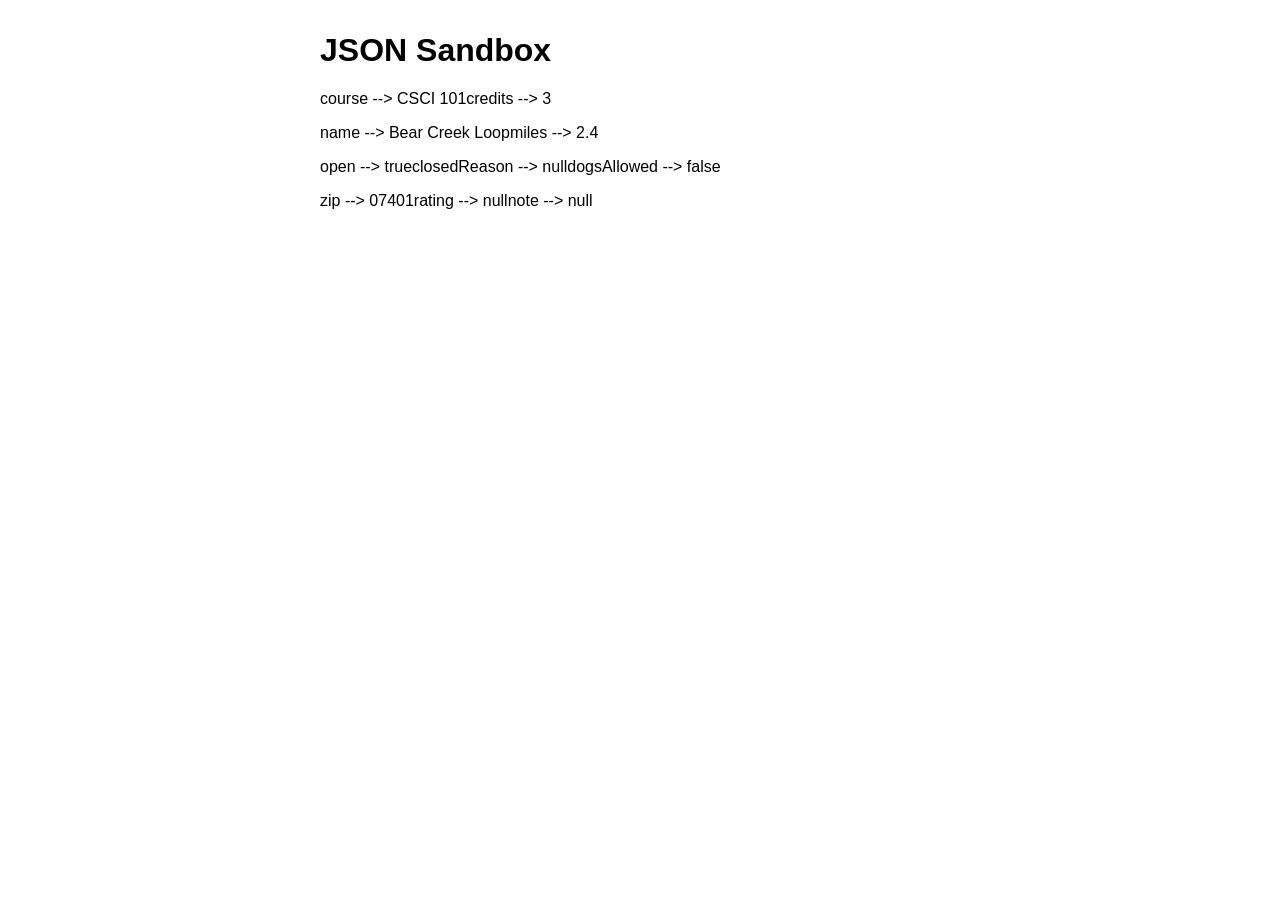
<file: json-basic/index.html>
<!DOCTYPE html>
<html lang="en">
<head>
  <meta charset="UTF-8">
  <title>Exercise 1: JSON Repair Shop</title>
  <link rel="stylesheet" href="styles.css">
  <script src="app.js" defer></script>
</head>
<body>
  <h1>JSON Sandbox</h1>

  <ul id="results"></ul>

  
</body>
</html>
</file>
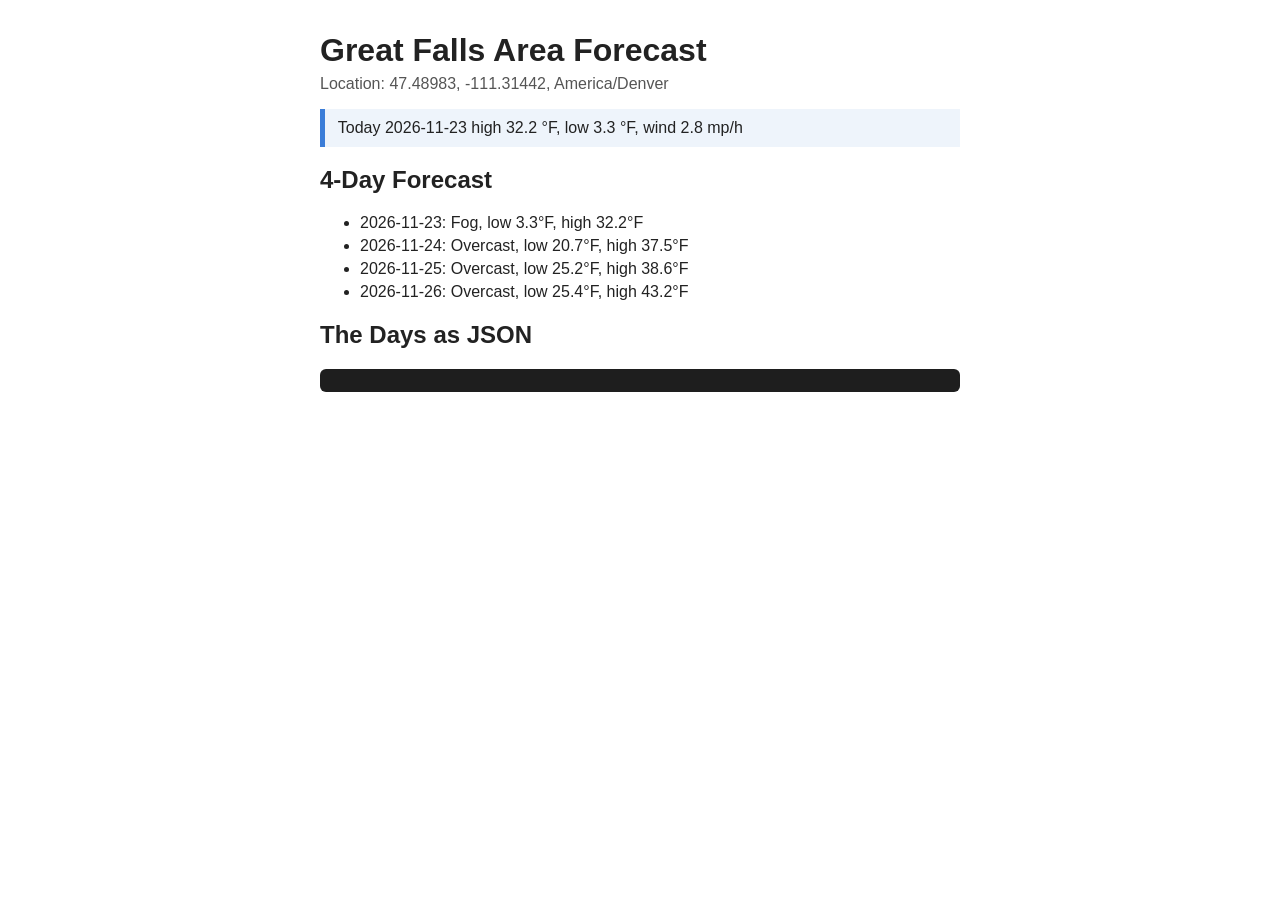
<file: JSON_Weather/index.html>
<!DOCTYPE html>
<html lang="en">
<head>
  <meta charset="UTF-8">
  <meta name="viewport" content="width=device-width, initial-scale=1">
  <title>JSON Weather Lab</title>
  <link rel="stylesheet" href="styles.css">
  <script src="app.js" defer></script>
</head>
<body>
  <h1>Great Falls Area Forecast</h1>

  <!-- Part 1 -->
  <p id="location"></p>

  <!-- Part 2 -->
  <p id="today"></p>

  <!-- Part 3 -->
  <h2>4-Day Forecast</h2>
  <ul id="forecast"></ul>

  <!-- Part 4 -->
  <h2>The Days as JSON</h2>
  <p id="windy"></p>
  <pre id="output"></pre>

  <!-- The data: JSON text that the browser stores but does not run.
       Don't edit it. It's the same as weatherData.json. -->
  <script id="weatherData" type="application/json">
{
    "latitude": 47.48983,
    "longitude": -111.31442,
    "generationtime_ms": 1.484513282775879,
    "utc_offset_seconds": -25200,
    "timezone": "America/Denver",
    "timezone_abbreviation": "GMT-7",
    "elevation": 1015,
    "daily_units": {
        "time": "iso8601",
        "weather_code": "wmo code",
        "temperature_2m_min": "°F",
        "temperature_2m_max": "°F",
        "wind_speed_10m_max": "mp/h"
    },
    "daily": {
        "time": [
            "2026-11-23",
            "2026-11-24",
            "2026-11-25",
            "2026-11-26"
        ],
        "weather_code": [
            45,
            3,
            3,
            3
        ],
        "temperature_2m_min": [
            3.3,
            20.7,
            25.2,
            25.4
        ],
        "temperature_2m_max": [
            32.2,
            37.5,
            38.6,
            43.2
        ],
        "wind_speed_10m_max": [
            2.8,
            5,
            11.6,
            23.5
        ]
    }
}
  </script>
</body>
</html>
</file>
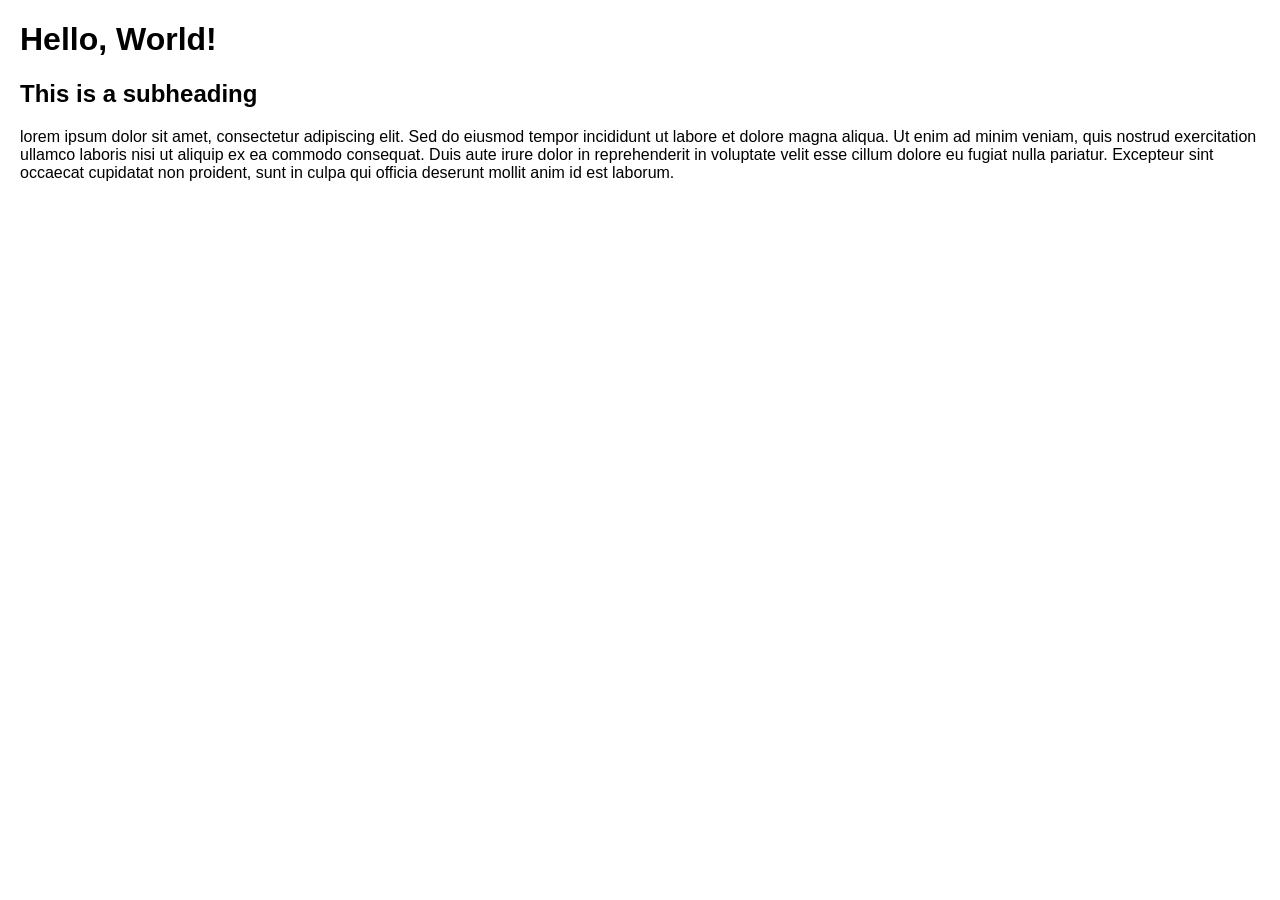
<file: Sandbox/index.html>
<!DOCTYPE html>
<html lang="en">

<head>
    <meta charset="UTF-8">
    <link rel="stylesheet" href="styles.css">
    <script src="script.js" defer></script>
    <meta name="viewport" content="width=device-width, initial-scale=1.0">
    <title>Sandbox</title>
</head>

<body>
    <h1>Hello, World!</h1>
    <h2>This is a subheading</h2>

    <p>
       lorem ipsum dolor sit amet, consectetur adipiscing elit. Sed do eiusmod tempor incididunt ut labore et dolore magna aliqua. Ut enim ad minim veniam, quis nostrud exercitation ullamco laboris nisi ut aliquip ex ea commodo consequat. Duis aute irure dolor in reprehenderit in voluptate velit esse cillum dolore eu fugiat nulla pariatur. Excepteur sint occaecat cupidatat non proident, sunt in culpa qui officia deserunt mollit anim id est laborum.
    </p>
</body>

</html>
</file>
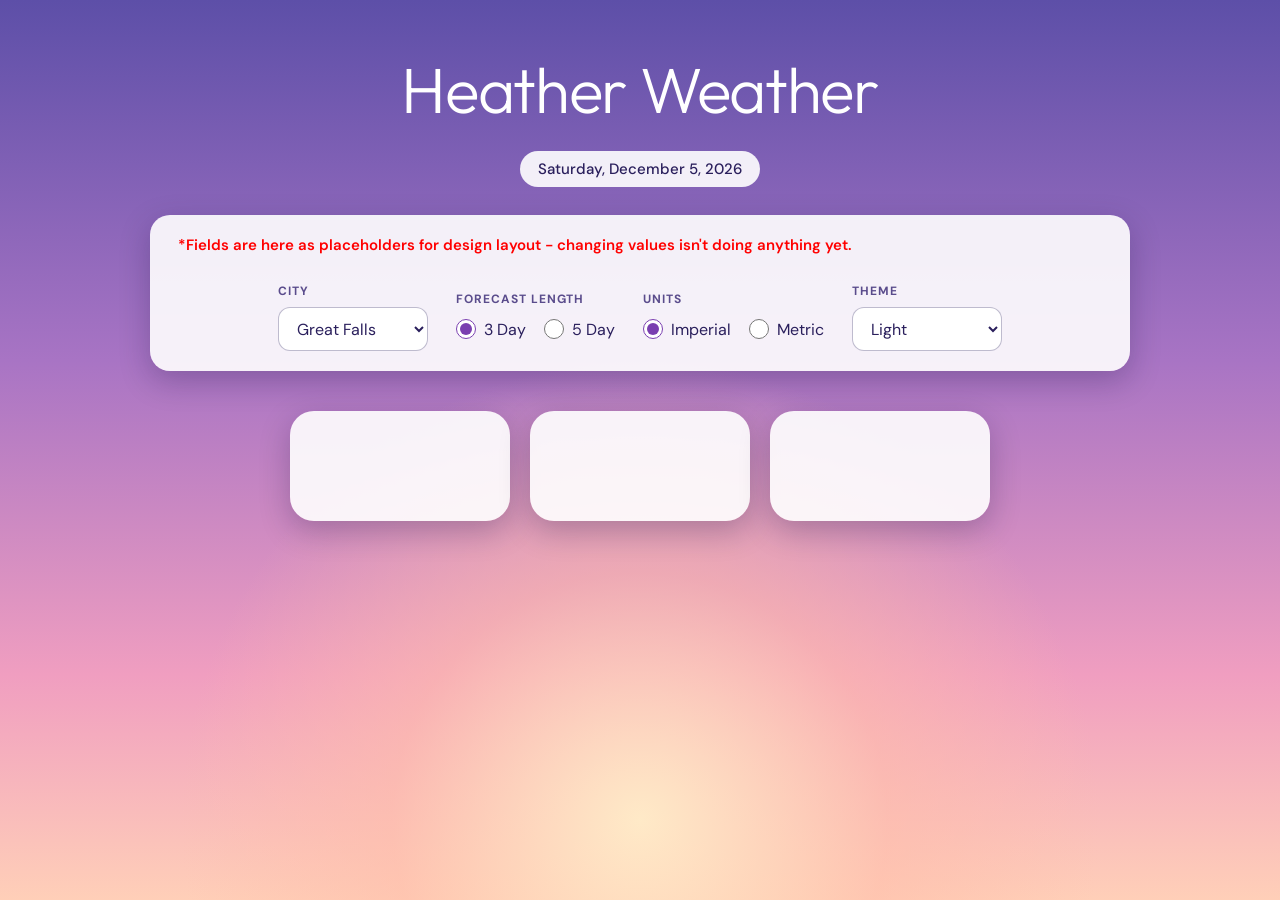
<file: Weather Project/index.html>
<!DOCTYPE html>
<html lang="en">
    <head>
        <meta charset="utf-8">
        <meta name="viewport" content="width=device-width, initial-scale=1">
        <title>The Weather Hub</title>
        <link rel="preconnect" href="https://fonts.googleapis.com">
        <link rel="preconnect" href="https://fonts.googleapis.com">
        <link href="https://fonts.googleapis.com/css2?family=DM+Sans:wght@400;500;700&family=Outfit:wght@300;500&display=swap" rel="stylesheet">
        <link rel="stylesheet" href="css/styles.css">
        <script src="js/weatherData.js" defer></script>
        <script src="js/main.js" defer></script>
    </head>

    <body data-theme="light">
        <div class="page">
            <main class="content">

                <h1 id="page-title">Heather Weather</h1>
                <p id="current-date" class="pill"></p>

                <form id="controls" class="panel">
                    <p class="form-note">*Fields are here as placeholders for design layout - changing values isn't doing anything yet.</p>
                    <div class="control">
                        <label for="city-select" class="control-label">City</label>
                        <select id="city-select" name="city">
                            <option value="GreatFalls">Great Falls</option>
                            <option value="Helena">Helena</option>
                            <option value="Bozeman">Bozeman</option>
                        </select>
                    </div>

                    <fieldset id="length-select" class="control">
                        <legend class="control-label">Forecast Length</legend>
                        <div class="radio-row">
                            <label class="radio"><input type="radio" name="length" value="3" checked>3 Day</label>
                            <label class="radio"><input type="radio" name="length" value="5">5 Day</label>
                        </div>
                    </fieldset>

                    <fieldset id="unit-select" class="control">
                        <legend class="control-label">Units</legend>
                        <div class="radio-row">
                            <label class="radio"><input type="radio" name="units" value="imperial" checked>Imperial</label>
                            <label class="radio"><input type="radio" name="units" value="metrid">Metric</label>
                        </div>
                    </fieldset>

                    <div class="control">
                        <label for="theme-select" class="control-label">Theme</label>
                        <select id="theme-select" name="theme">
                            <option value="light">Light</option>
                            <option value="dark">Dark</option>
                        </select>
                    </div>
                </form>

                <section id="forecast">
                    <div id="day-1" class="forecast-card">
                        <h2 class="day-name"></h2>
                        <p class="day-date"></p>
                        <span class="day-icon"></span>
                        <p class="day-high"></p>
                        <p class="day-low"></p>
                        <p class="day-desc"></p>
                    </div>

                    <div id="day-2" class="forecast-card">
                        <h2 class="day-name"></h2>
                        <p class="day-date"></p>
                        <span class="day-icon"></span>
                        <p class="day-high"></p>
                        <p class="day-low"></p>
                        <p class="day-desc"></p>
                    </div>

                    <div id="day-3" class="forecast-card">
                        <h2 class="day-name"></h2>
                        <p class="day-date"></p>
                        <span class="day-icon"></span>
                        <p class="day-high"></p>
                        <p class="day-low"></p>
                        <p class="day-desc"></p>
                    </div>

                    <!-- <div id="day-4" class="forecast-card">
                        <h2 class="day-name"></h2>
                        <p class="day-date"></p>
                        <span class="day-icon"></span>
                        <p class="day-high"></p>
                        <p class="day-low"></p>
                        <p class="day-desc"></p>
                    </div>

                    <div id="day-5" class="forecast-card">
                        <h2 class="day-name"></h2>
                        <p class="day-date"></p>
                        <span class="day-icon"></span>
                        <p class="day-high"></p>
                        <p class="day-low"></p>
                        <p class="day-desc"></p>
                    </div> -->
                </section>
            </main>
        </div>
    </body>
</html>
</file>
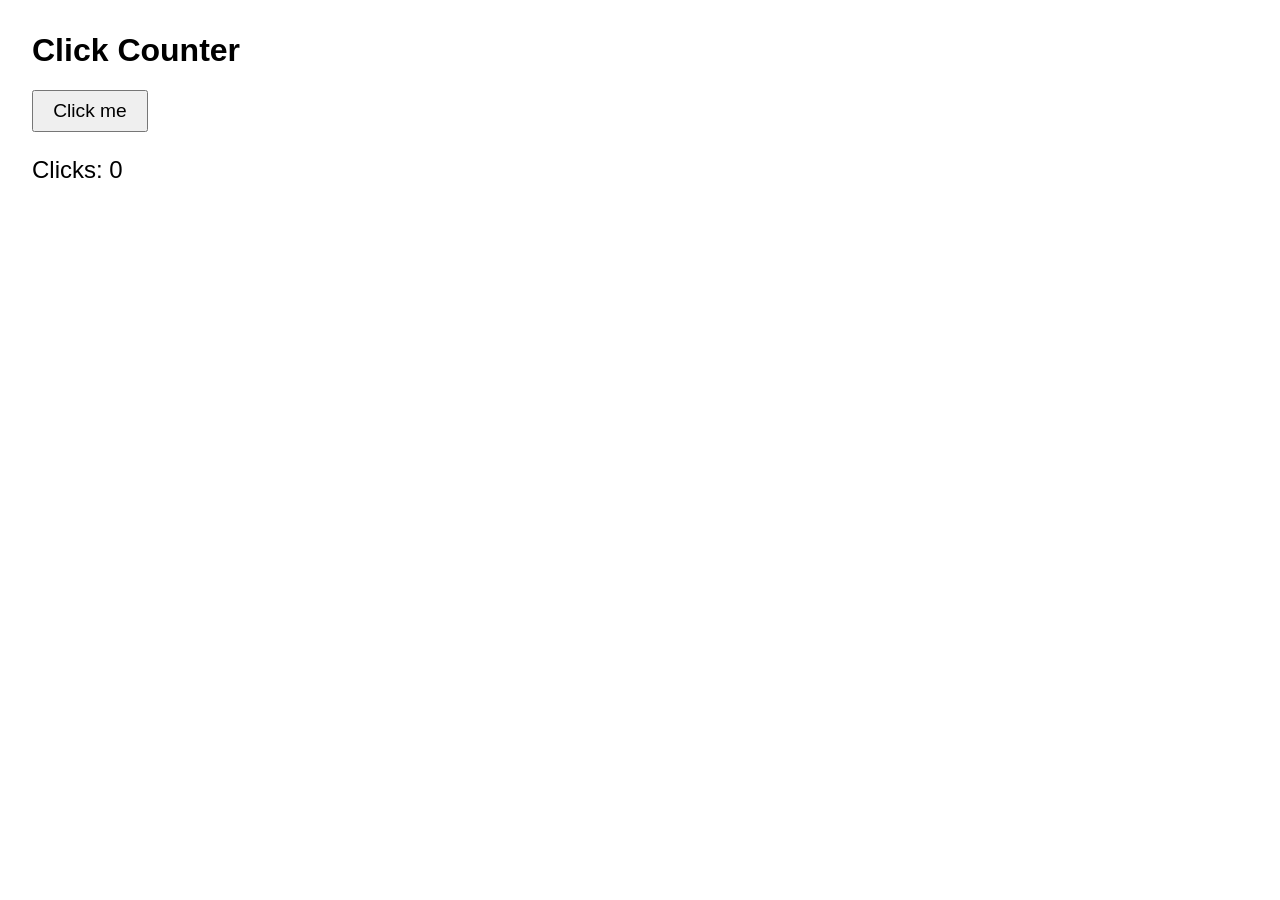
<file: starter/ex1-click-counter/index.html>
<!DOCTYPE html>
<html lang="en">
<head>
  <meta charset="UTF-8">
  <title>Exercise 1: Click Counter</title>
  <link rel="stylesheet" href="styles.css">
  <script src="app.js" defer></script>
</head>
<body>
  <h1>Click Counter</h1>
  <button id="clickBtn">Click me</button>
  <p id="countMsg">Clicks: 0</p>
</body>
</html>
</file>
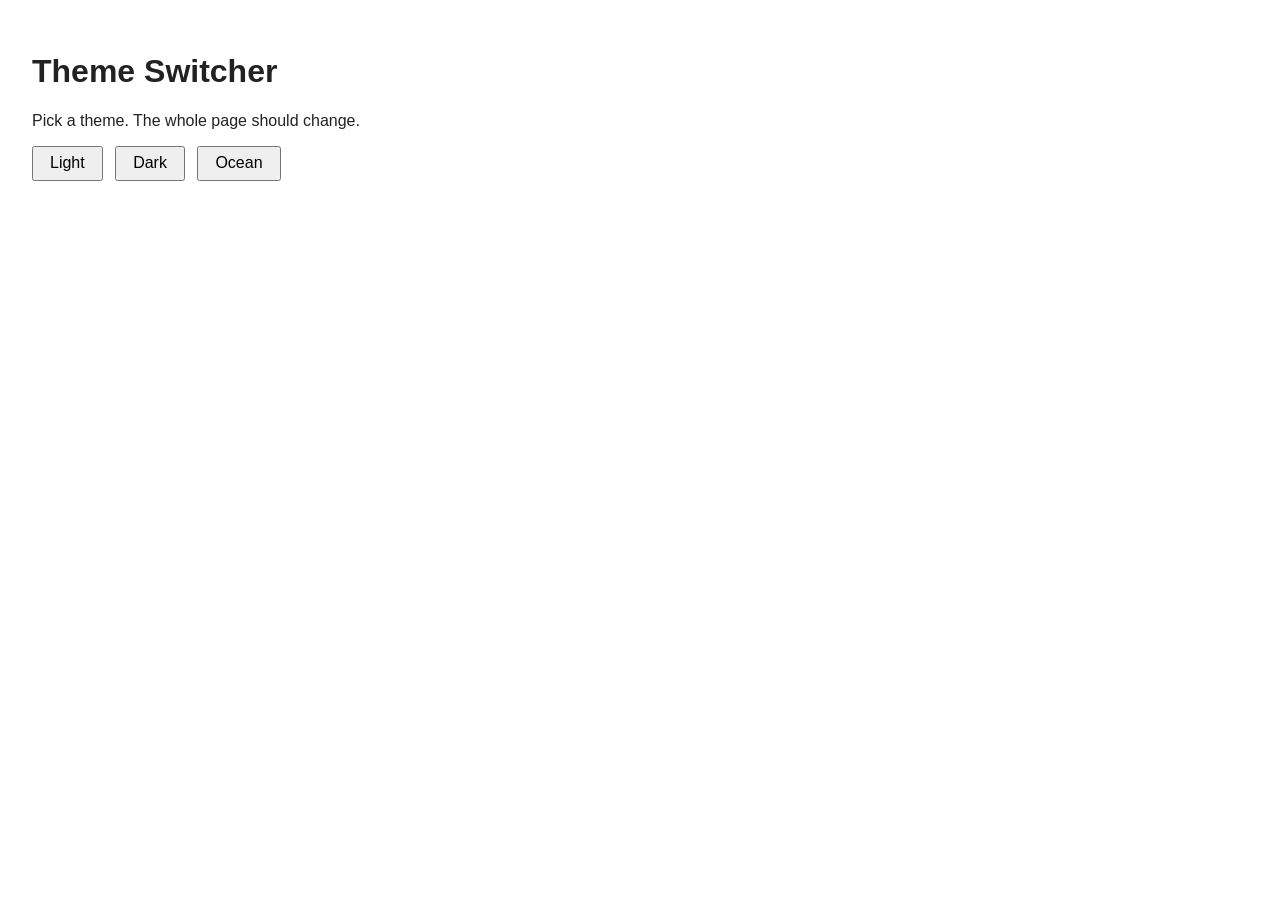
<file: starter/ex2-theme-switcher/index.html>
<!DOCTYPE html>
<html lang="en">
<head>
  <meta charset="UTF-8">
  <title>Exercise 2: Theme Switcher</title>
  <link rel="stylesheet" href="styles.css">
  <script src="app.js" defer></script>
</head>
<body class="theme-light">
  <h1>Theme Switcher</h1>
  <p>Pick a theme. The whole page should change.</p>

  <div id="themeButtons">
    <button class="theme-btn" data-theme="light">Light</button>
    <button class="theme-btn" data-theme="dark">Dark</button>
    <button class="theme-btn" data-theme="ocean">Ocean</button>
  </div>
</body>
</html>
</file>
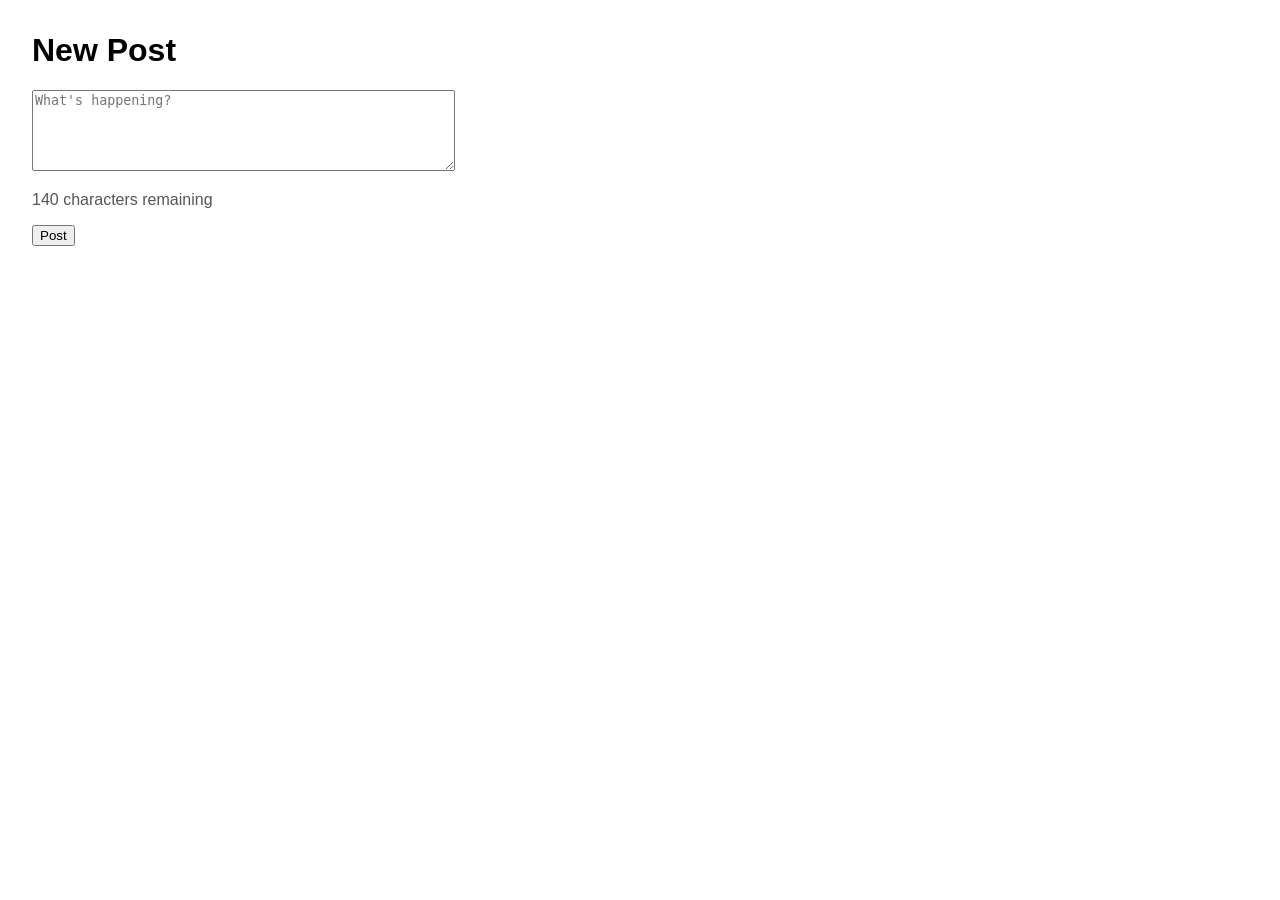
<file: starter/ex3-char-counter/index.html>
<!DOCTYPE html>
<html lang="en">
<head>
  <meta charset="UTF-8">
  <title>Exercise 3: Character Counter</title>
  <link rel="stylesheet" href="styles.css">
  <script src="app.js" defer></script>
</head>
<body>
  <h1>New Post</h1>
  <textarea id="postText" rows="5" cols="50" placeholder="What's happening?"></textarea>
  <p id="remaining">140 characters remaining</p>
  <button id="postBtn">Post</button>
</body>
</html>
</file>
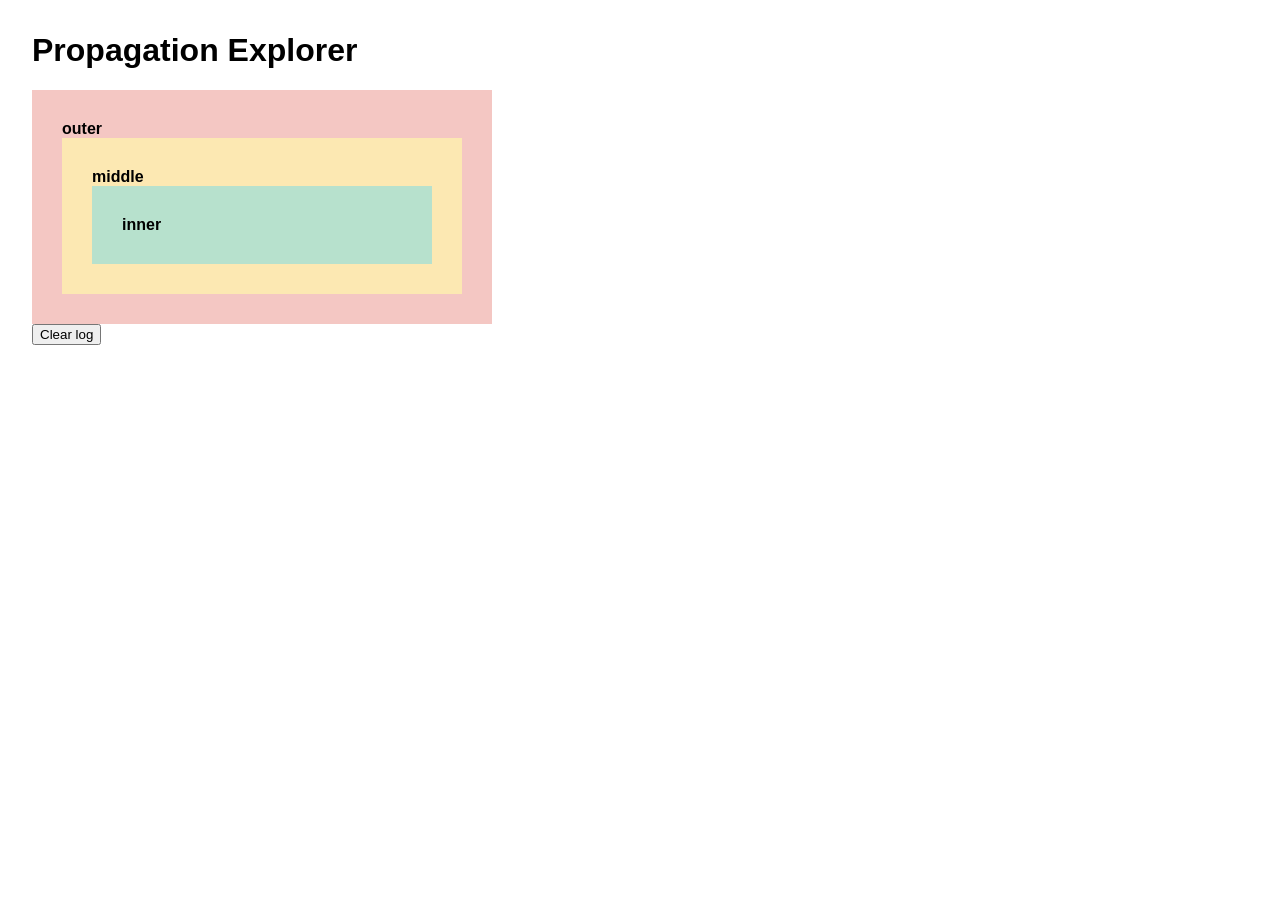
<file: starter/ex4-propagation/index.html>
<!DOCTYPE html>
<html lang="en">
<head>
  <meta charset="UTF-8">
  <title>Exercise 4: Propagation Explorer</title>
  <link rel="stylesheet" href="styles.css">
  <script src="app.js" defer></script>
</head>
<body>
  <h1>Propagation Explorer</h1>

  <div id="outer">outer
    <div id="middle">middle
      <div id="inner">inner</div>
    </div>
  </div>

  <button id="clearLog">Clear log</button>
  <ol id="log"></ol>
</body>
</html>
</file>
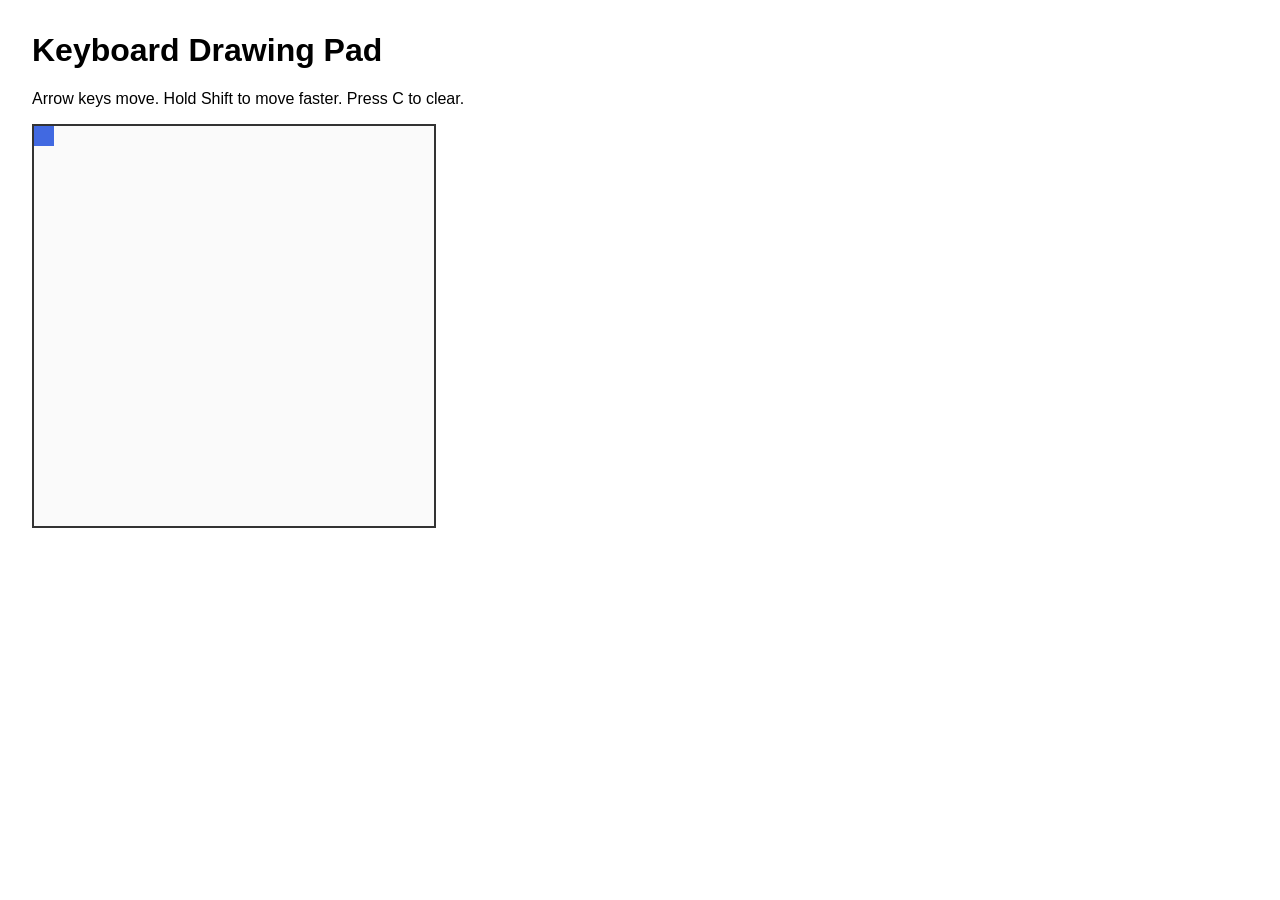
<file: starter/ex5-drawing-pad/index.html>
<!DOCTYPE html>
<html lang="en">
<head>
  <meta charset="UTF-8">
  <title>Exercise 5: Drawing Pad</title>
  <link rel="stylesheet" href="styles.css">
  <script src="app.js" defer></script>
</head>
<body>
  <h1>Keyboard Drawing Pad</h1>
  <p>Arrow keys move. Hold Shift to move faster. Press C to clear.</p>

  <div id="pad">
    <div id="cursor"></div>
  </div>
</body>
</html>
</file>
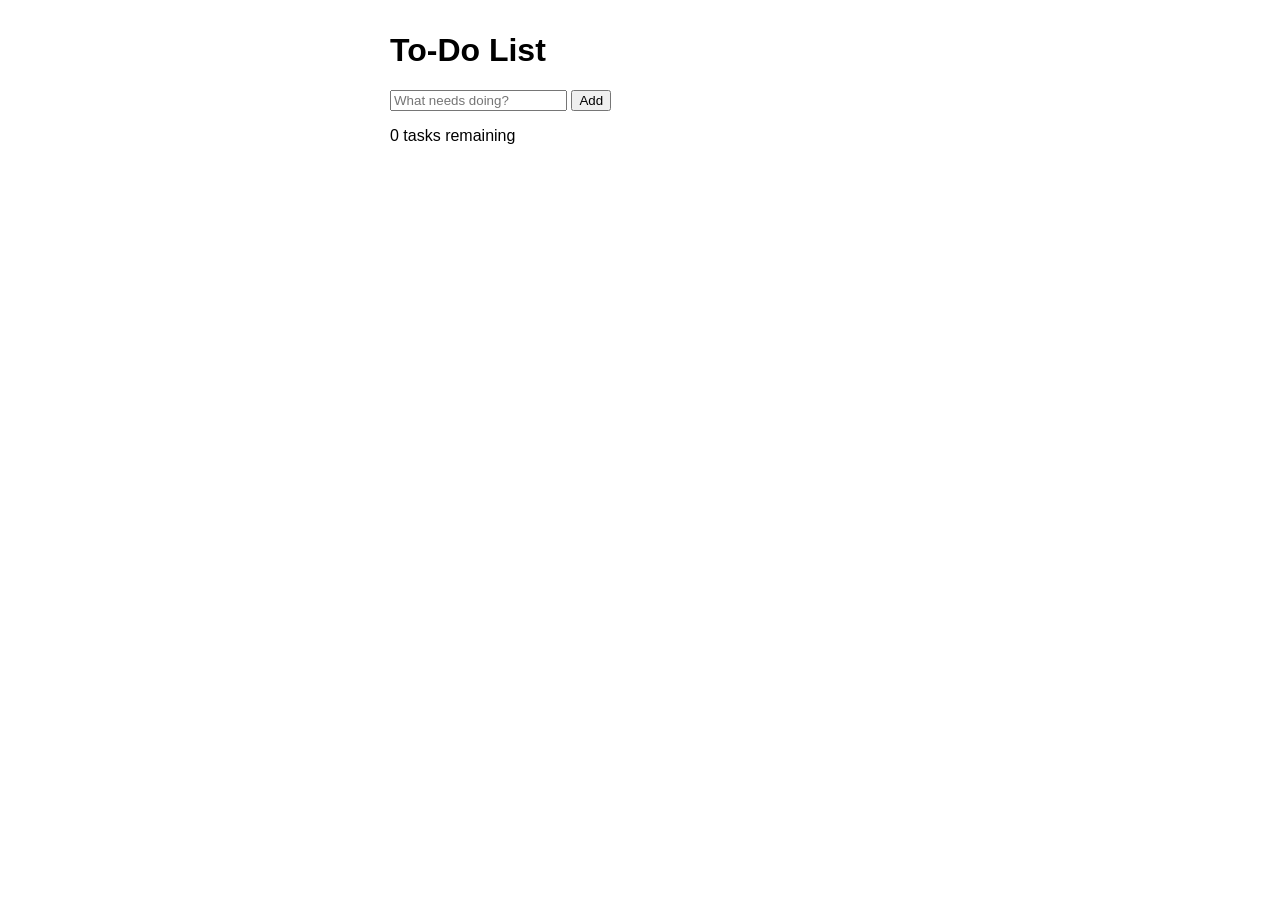
<file: starter/ex6-todo-extended/index.html>
<!DOCTYPE html>
<html lang="en">
<head>
  <meta charset="UTF-8">
  <title>To-Do List</title>
  <link rel="stylesheet" href="styles.css">
  <script src="app.js" defer></script>
</head>
<body>
  <h1>To-Do List</h1>

  <form id="taskForm">
    <input type="text" id="taskInput" placeholder="What needs doing?">
    <button type="submit">Add</button>
  </form>

  <ul id="taskList"></ul>
  <p id="status">0 tasks remaining</p>
</body>
</html>
</file>
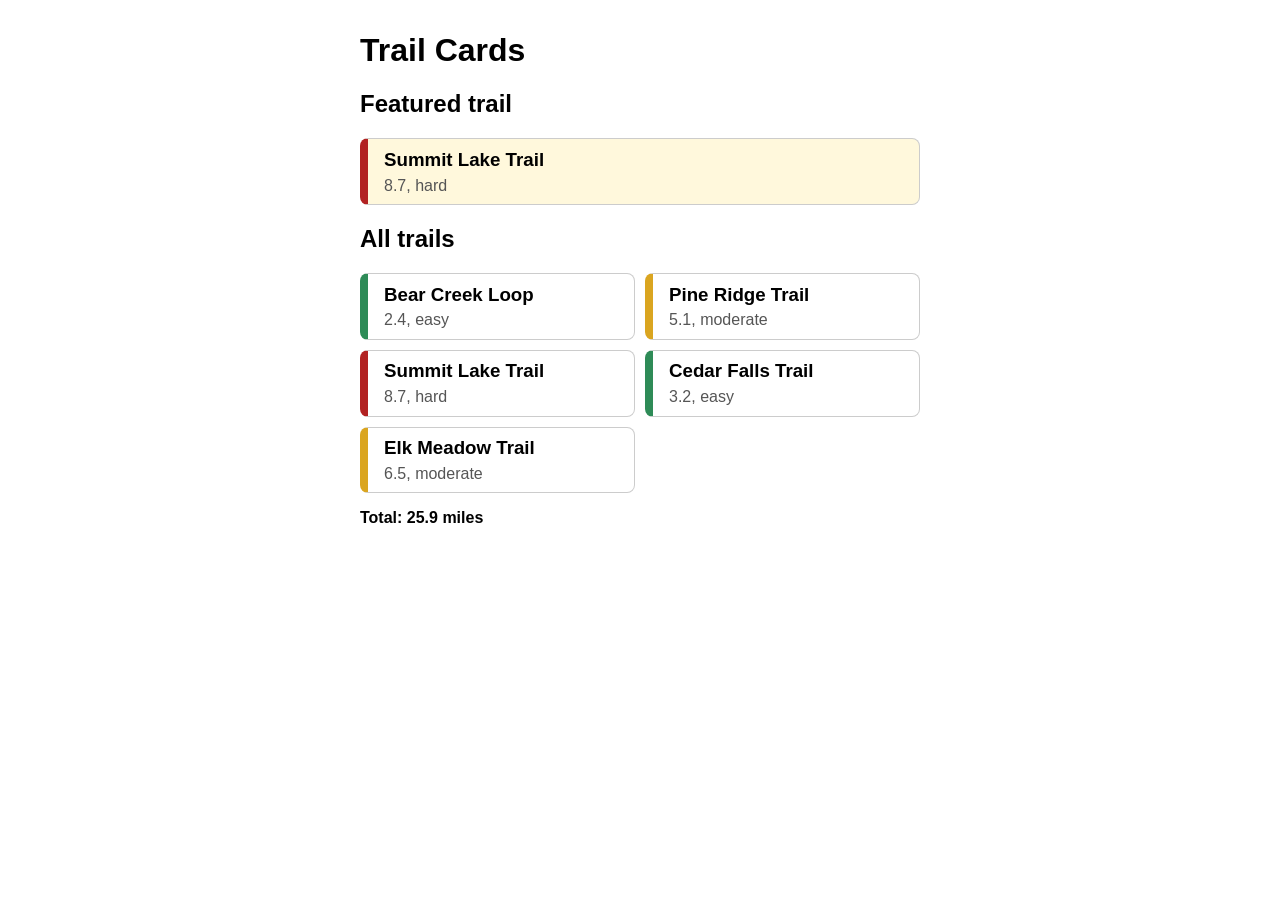
<file: DOM_Lab_Files/starter/ex1-trail-cards/index.html>
<!DOCTYPE html>
<html lang="en">
<head>
  <meta charset="UTF-8">
  <title>Exercise 1: Trail Cards</title>
  <link rel="stylesheet" href="styles.css">
  <script src="app.js" defer></script>
</head>
<body>
  <h1>Trail Cards</h1>

  <h2>Featured trail</h2>
  <div id="featured"></div>

  <h2>All trails</h2>
  <div id="cards"></div>
  <p id="totalMiles"></p>
</body>
</html>
</file>
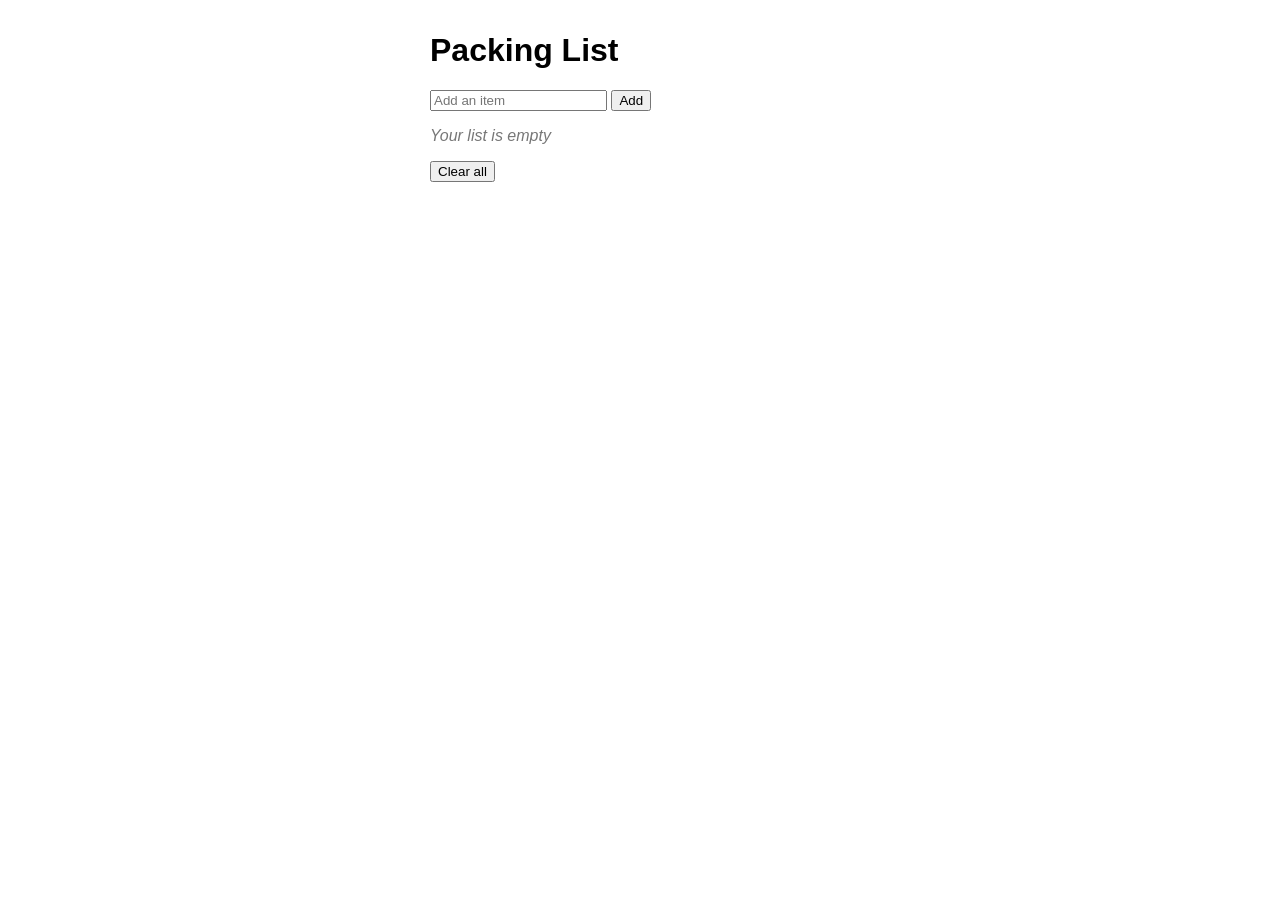
<file: DOM_Lab_Files/starter/ex2-packing-list/index.html>
<!DOCTYPE html>
<html lang="en">
<head>
  <meta charset="UTF-8">
  <title>Exercise 2: Packing List</title>
  <link rel="stylesheet" href="styles.css">
  <script src="app.js" defer></script>
</head>
<body>
  <h1>Packing List</h1>

  <form id="packForm">
    <input type="text" id="itemInput" placeholder="Add an item" autocomplete="off">
    <button type="submit">Add</button>
  </form>

  <p id="emptyMsg">Your list is empty</p>
  <ul id="packList"></ul>

  <button type="button" id="clearAll">Clear all</button>
</body>
</html>
</file>
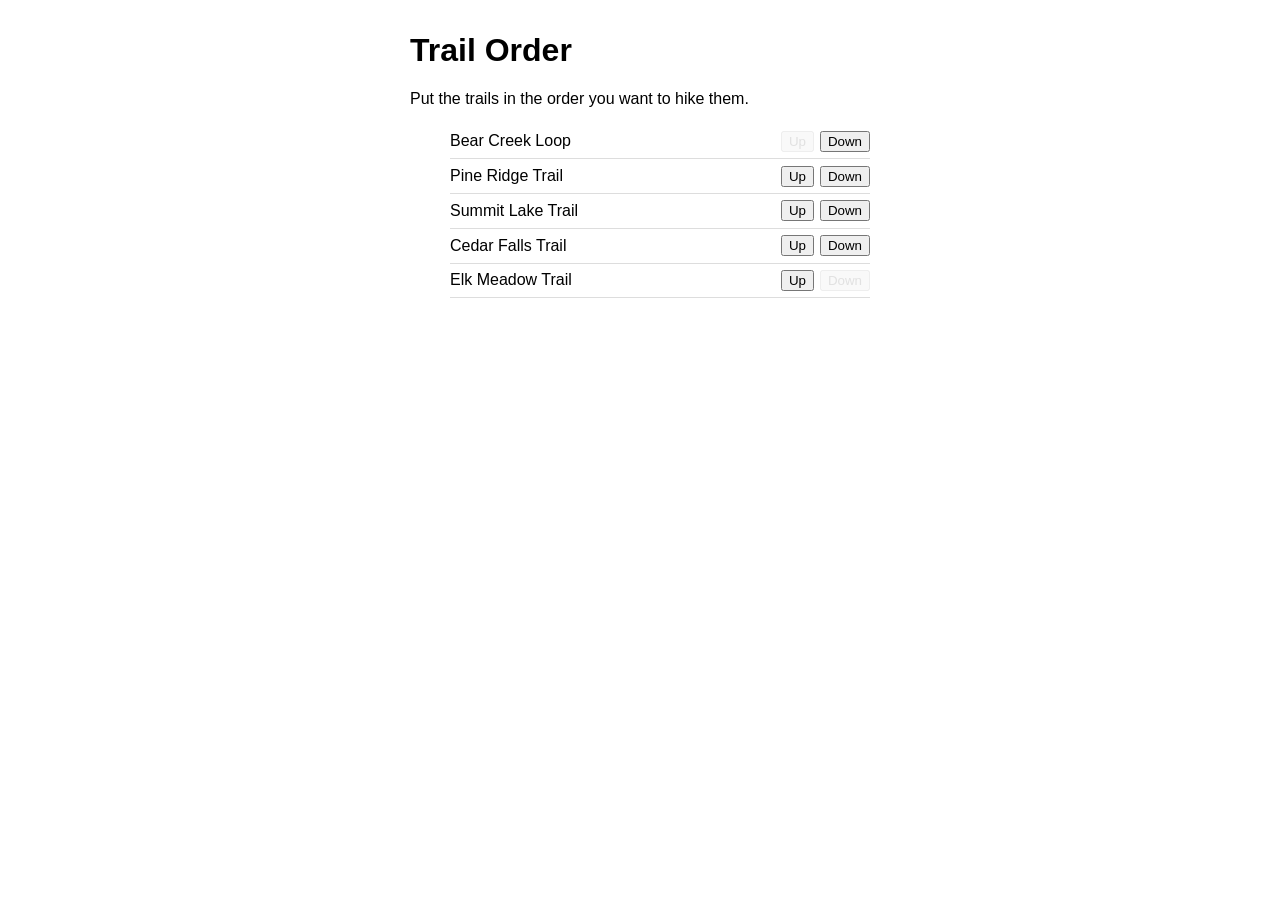
<file: DOM_Lab_Files/starter/ex3-reorder-trails/index.html>
<!DOCTYPE html>
<html lang="en">
<head>
  <meta charset="UTF-8">
  <title>Exercise 3: Reorder the Trails</title>
  <link rel="stylesheet" href="styles.css">
  <script src="app.js" defer></script>
</head>
<body>
  <h1>Trail Order</h1>
  <p>Put the trails in the order you want to hike them.</p>

  <ol id="trailList">
    <li class="trail">
      <span class="name">Bear Creek Loop</span>
      <button type="button" class="up">Up</button>
      <button type="button" class="down">Down</button>
    </li>
    <li class="trail">
      <span class="name">Pine Ridge Trail</span>
      <button type="button" class="up">Up</button>
      <button type="button" class="down">Down</button>
    </li>
    <li class="trail">
      <span class="name">Summit Lake Trail</span>
      <button type="button" class="up">Up</button>
      <button type="button" class="down">Down</button>
    </li>
    <li class="trail">
      <span class="name">Cedar Falls Trail</span>
      <button type="button" class="up">Up</button>
      <button type="button" class="down">Down</button>
    </li>
    <li class="trail">
      <span class="name">Elk Meadow Trail</span>
      <button type="button" class="up">Up</button>
      <button type="button" class="down">Down</button>
    </li>
  </ol>
</body>
</html>
</file>
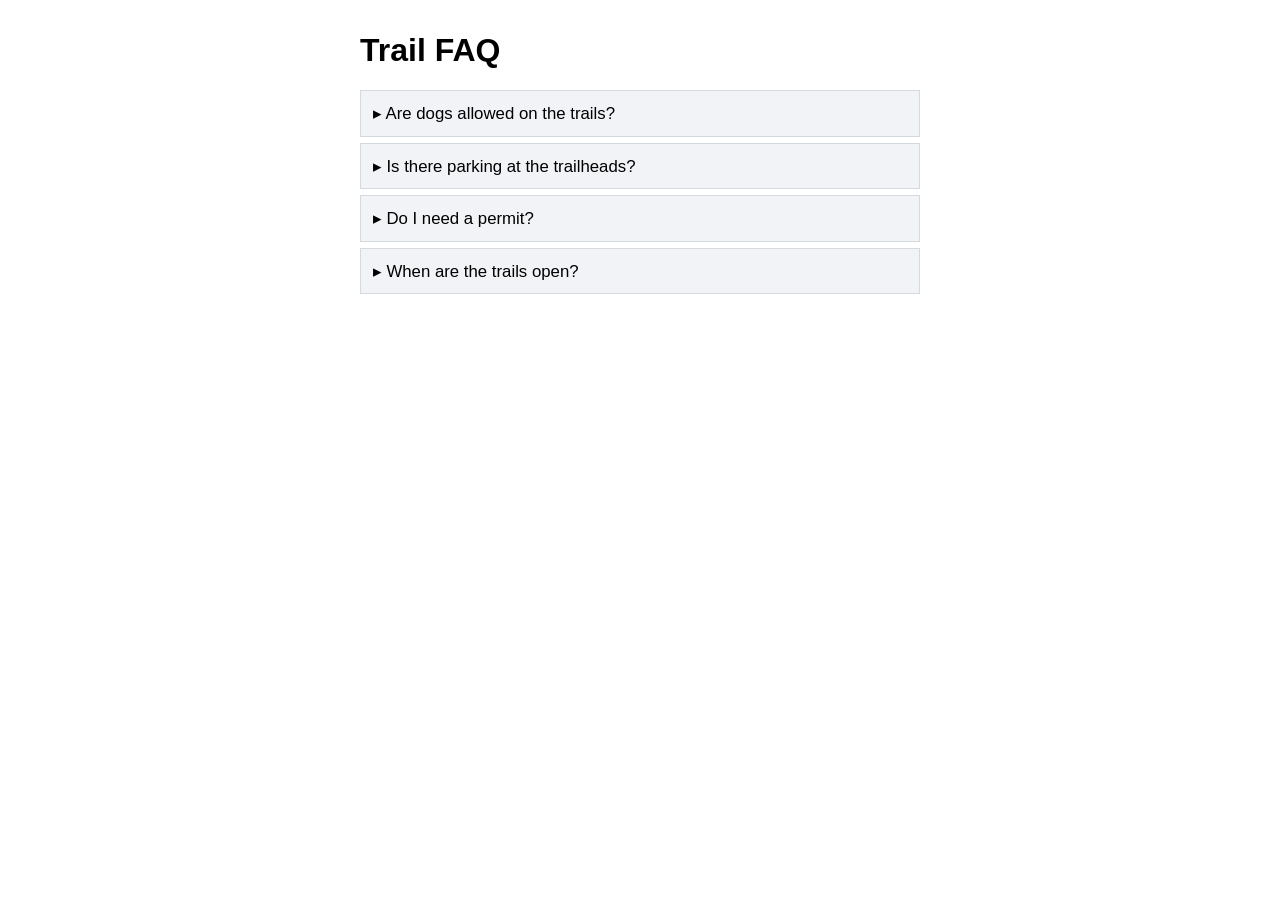
<file: DOM_Lab_Files/starter/ex4-faq-accordion/index.html>
<!DOCTYPE html>
<html lang="en">
<head>
  <meta charset="UTF-8">
  <title>Exercise 4: FAQ Accordion</title>
  <link rel="stylesheet" href="styles.css">
  <script src="app.js" defer></script>
</head>
<body>
  <h1>Trail FAQ</h1>

  <div class="faq">
    <button class="question">Are dogs allowed on the trails?</button>
    <div class="answer hidden">Yes, on a leash no longer than six feet.</div>

    <button class="question">Is there parking at the trailheads?</button>
    <div class="answer hidden">Yes. Lots fill up early on summer weekends.</div>

    <button class="question">Do I need a permit?</button>
    <div class="answer hidden">Day hikes don't. Overnight trips need a free permit.</div>

    <button class="question">When are the trails open?</button>
    <div class="answer hidden">From sunrise to sunset, May through October.</div>
  </div>
</body>
</html>
</file>
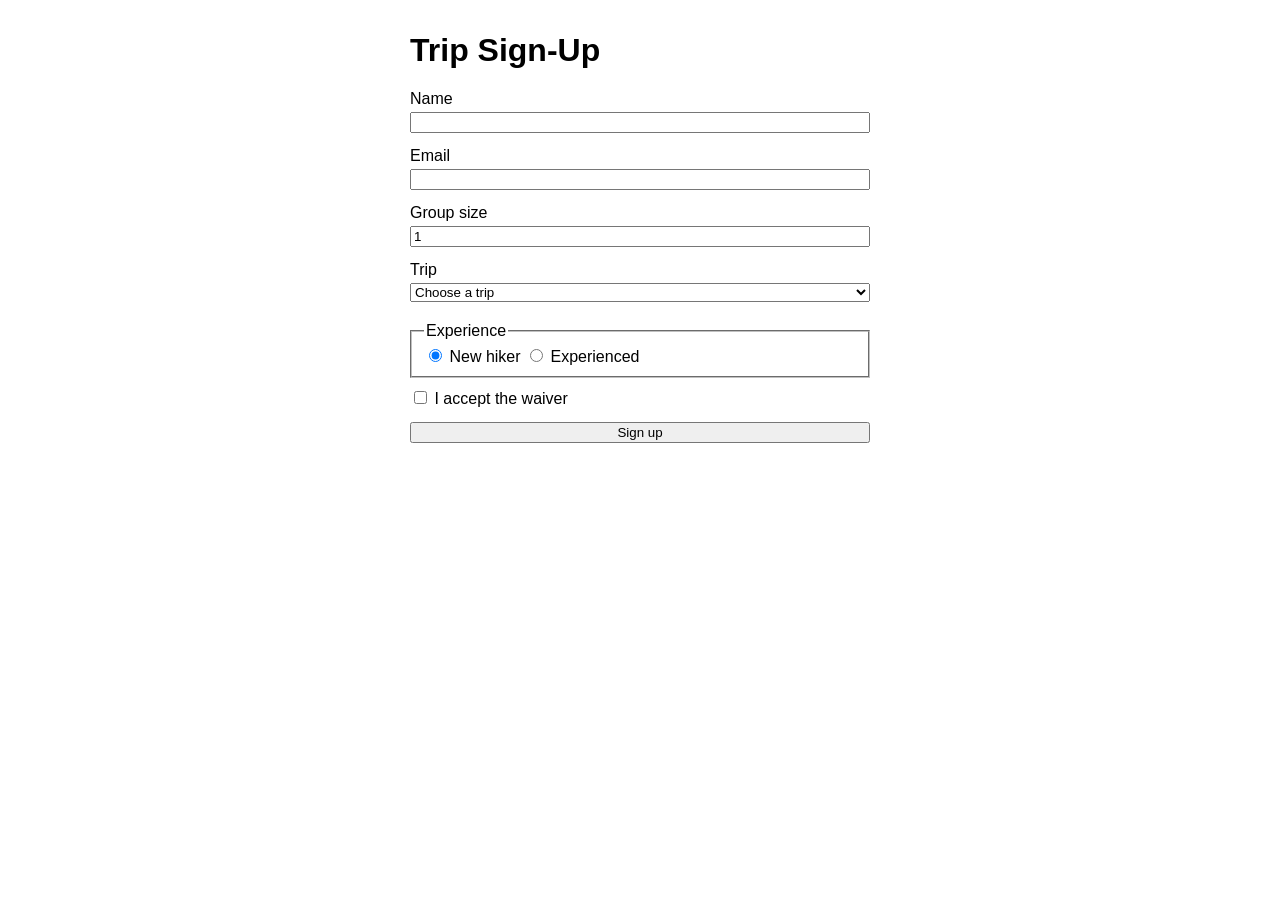
<file: DOM_Lab_Files/starter/ex5-trip-signup/index.html>
<!DOCTYPE html>
<html lang="en">
<head>
  <meta charset="UTF-8">
  <title>Exercise 5: Trip Sign-Up</title>
  <link rel="stylesheet" href="styles.css">
  <script src="app.js" defer></script>
</head>
<body>
  <h1>Trip Sign-Up</h1>

  <form id="signupForm" novalidate>
    <label for="fullName">Name</label>
    <input type="text" id="fullName" name="fullName">
    <p class="error" id="fullNameError"></p>

    <label for="email">Email</label>
    <input type="email" id="email" name="email">
    <p class="error" id="emailError"></p>

    <label for="groupSize">Group size</label>
    <input type="number" id="groupSize" name="groupSize"
           min="1" max="12" value="1">
    <p class="error" id="groupSizeError"></p>

    <label for="trip">Trip</label>
    <select id="trip" name="trip">
      <option value="">Choose a trip</option>
      <option value="bear-creek">Bear Creek Loop</option>
      <option value="summit-lake">Summit Lake Trail</option>
    </select>
    <p class="error" id="tripError"></p>

    <fieldset>
      <legend>Experience</legend>
      <label>
        <input type="radio" name="level" value="new" checked> New hiker
      </label>
      <label>
        <input type="radio" name="level" value="experienced"> Experienced
      </label>
    </fieldset>

    <label>
      <input type="checkbox" id="waiver" name="waiver">
      I accept the waiver
    </label>
    <p class="error" id="waiverError"></p>

    <button type="submit">Sign up</button>
  </form>

  <div id="confirmation" hidden></div>
</body>
</html>
</file>
<file: json-basic/styles.css>
body {
  font-family: Arial, sans-serif;
  max-width: 640px;
  margin: 2em auto;
}
#results {
  list-style: none;
  padding: 0;
}
#results li {
  margin-bottom: 1em;
}
.status {
  font-weight: bold;
}
.status.valid {
  color: seagreen;
}
.status.invalid {
  color: firebrick;
}
pre {
  background: #f1f3f6;
  padding: 0.6em;
  overflow-x: auto;
}
</file>
<file: JSON_Weather/styles.css>
body {
  font-family: Arial, sans-serif;
  max-width: 640px;
  margin: 2em auto;
  padding: 0 1em;
  color: #222;
}
h1 { margin-bottom: 0.2em; }
#location { color: #555; margin-top: 0; }
#today {
  background: #eef4fb;
  border-left: 5px solid #3b7dd8;
  padding: 0.6em 0.8em;
}
#forecast li { margin-bottom: 0.3em; }
#output {
  background: #1e1e1e;
  color: #d4d4d4;
  padding: 1em;
  border-radius: 6px;
  overflow-x: auto;
  font-size: 0.9em;
}
</file>
<file: Sandbox/styles.css>
body {
    font-family: Arial, sans-serif;
    margin: 20px;
}
</file>
<file: Weather Project/css/styles.css>
:root {
    --font-body: 'DM Sans', system-ui, sans-serif;
    --font-display: 'Outfit', 'DM Sans', system-ui, sans-serif;
}

/* ---------- Custom Theme Variables ---------- */
[data-theme="light"] {
    --sky: linear-gradient(180deg, #5d4fa8 0%, #a874c4 40%, #f09ec0 75%, #ffcfb8 100%);
    --glow: radial-gradient(circle, rgba(255, 236, 200, 0.95) 0%, rgba(255, 190, 170, 0.55) 35%, rgba(255, 190, 170, 0) 65%);
    --card: rgba(255, 255, 255, 0.9);
    --fc: #2a1f5c;
    --muted: #5a4c8c;
    --line: rgba(42, 31, 92, 0.3);
    --accent: #7a3fb0;
    --ctl: #ffffff;
}

[data-theme="dark"] {
    --sky: linear-gradient(180deg, #0d0e2b 0%, #231a54 40%, #4d3274 75%, #7a456f 100%);
    --glow: radial-gradient(circle, rgba(255, 160, 140, 0.45) 0%, rgba(200, 100, 140, 0.25) 35%, rgba(200, 100, 140, 0) 65%);
    --card: rgba(20, 15, 52, 0.78);
    --fc: #f4f0ff;
    --muted: #c6bcf0;
    --line: rgba(244, 240, 255, 0.35);
    --accent: #ffb4a2;
    --ctl: #1f1850;
}

/* ---------- Base ---------- */
*,
*::before,
*::after {
    box-sizing: border-box;
}

body {
    margin: 0;
    font-family: var(--font-body);
    color: white;
}

.page {
    position: relative;
    overflow: hidden;
    min-height: 100vh;
    padding: 56px 40px 40px;
    background: var(--sky);
}

.content {
    position: relative;
    display: flex;
    flex-direction: column;
    align-items: center;
    gap: 28px;
    max-width: 1120px;
    margin: 0 auto;
}

/* glow along bottom edge */
.page::before {
    content: "";
    position: absolute;
    left: 50%;
    bottom: -420px;
    width: 1000px;
    height: 1000px;
    margin-left: -500px;
    border-radius: 50%;
    background: var(--glow);
    pointer-events: none;
} 

/* ---------- Header ---------- */
h1 {
    margin: 0;
    font-family: var(--font-display);
    font-weight: 300;
    font-size: 64px;
    line-height: 1.05;
    letter-spacing: -0.02em;
    text-align: center;
}

.pill {
    margin: 0;
    padding: 8px 18px;
    border-radius: 999px;
    background: var(--card);
    color: var(--fc);
    font-size: 15px;
    font-weight: 500;
}

/* ---------- Controls ---------- */
/* form {
    visibility: hidden;
} */

.panel {
    display: flex;
    flex-wrap: wrap;
    justify-content: center;
    align-items: flex-end;
    gap: 28px;
    width: 100%;
    max-width: 980px;
    padding: 20px 28px;
    border-radius: 20px;
    background: var(--card);
    color: var(--fc);
    box-shadow: 0 10px 30px rgba(20, 10, 60, 0.25);
}

.form-note {
    flex: 0 0 100%;
    margin: 0;
    text-align: left;
    font-size: 15px;
    font-weight: 600;
    color: red;
}

.control {
    display: flex;
    flex-direction: column;
    gap: 8px;
    margin: 0;
    padding: 0;
    border: 0;
}

fieldset.control {
    gap: 4px;
}

.control-label {
    padding: 0;
    margin-bottom: 0;
    font-size: 12px;
    font-weight: 700;
    letter-spacing: 0.08em;
    text-transform: uppercase;
    color: var(--muted);
}

fieldset.control-label {
    margin-bottom: 4px;
}

select {
    height: 44px;
    min-width: 150px;
    padding: 0 14px;
    border-radius: 12px;
    border: 1px solid var(--line);
    background: var(--ctl);
    color: var(--fc);
    font-family: inherit;
    font-size: 16px;
}

.radio-row {
    display: flex;
    gap: 18px;
}

.radio {
    display: flex;
    align-items: center;
    gap: 8px;
    min-height: 44px;
    font-size: 16px;
    cursor: pointer;
}

.radio input {
    width: 20px;
    height: 20px;
    margin: 0;
    accent-color: var(--accent);
}

:focus-visible {
    outline: 3px solid var(--accent);
    outline-offset: 2px;
}
 
/* ---------- Forecast Cards ---------- */
#forecast {
    display: flex;
    flex-wrap: wrap;
    justify-content: center;
    gap: 20px;
    width: 100%;
    margin-top: 12px;
}

.forecast-card {
    flex: 1 1 170px;
    max-width: 220px;
    display: flex;
    flex-direction: column;
    align-items: center;
    gap: 10px;
    padding: 28px 18px 26px;
    border-radius: 24px;
    background: var(--card);
    color: var(--fc);
    box-shadow: 0 10px 30px rgba(20, 10, 60, 0.25);
}

.day-name {
    margin: 0;
    font-size: 14px;
    font-weight: 700;
    letter-spacing: 0.08em;
    text-transform: uppercase;
}

.day-date {
    margin: 0;
    font-size: 13px;
    color: var(--muted);
}

.day-icon {
    font-size: 56px;
    line-height: 1;
    color: var(--accent);
}

.day-high {
    margin: 0;
    font-family: var(--font-display);
    font-size: 52px;
    font-weight: 300;
    line-height: 1;
}

.day-low {
    margin: 0;
    font-size: 16px;
    color: var(--muted);
}

.day-desc {
    margin: 6px 0 0;
    font-size: 14px;
    line-height: 1.35;
    text-align: center;
}
</file>
<file: starter/ex1-click-counter/styles.css>
body {
  font-family: Arial, sans-serif;
  margin: 2em;
}
button {
  font-size: 1.2em;
  padding: 0.4em 1em;
}
#countMsg {
  font-size: 1.5em;
}
</file>
<file: starter/ex2-theme-switcher/styles.css>
body {
  font-family: Arial, sans-serif;
  margin: 0;
  padding: 2em;
  min-height: 100vh;
  box-sizing: border-box;
  transition: background-color 0.3s, color 0.3s;
}
.theme-btn {
  font-size: 1em;
  padding: 0.4em 1em;
  margin-right: 0.5em;
}

/* TODO: define .theme-light, .theme-dark, and .theme-ocean here */
.theme-light {
  background-color: #ffffff;
  color: #222222;
}

.theme-dark {
  background-color: #1e1e1e;
  color: #eeeeee;
}

.theme-ocean {
  background-color: #0b4f6c;
  color: #e0f7ff;
}
</file>
<file: starter/ex3-char-counter/styles.css>
body {
  font-family: Arial, sans-serif;
  margin: 2em;
}
#remaining {
  color: #555555;
}
/* TODO: add a .warning class (orange) and a class for going over the limit (red) */
#remaining.warning {
  color: orange;
}

#remaining.over {
  color: red;
}
</file>
<file: starter/ex4-propagation/styles.css>
body {
  font-family: Arial, sans-serif;
  margin: 2em;
}
#outer, #middle, #inner {
  padding: 30px;
  font-weight: bold;
  cursor: pointer;
}
#outer  { background-color: #f4c7c3; max-width: 400px; }
#middle { background-color: #fce8b2; }
#inner  { background-color: #b7e1cd; }
#log {
  font-family: Consolas, monospace;
}
</file>
<file: starter/ex5-drawing-pad/styles.css>
body {
  font-family: Arial, sans-serif;
  margin: 2em;
}
#pad {
  position: relative;      /* children are positioned inside the pad */
  width: 400px;
  height: 400px;
  border: 2px solid #333333;
  background-color: #fafafa;
  overflow: hidden;
}
#cursor {
  position: absolute;
  left: 0;
  top: 0;
  width: 20px;
  height: 20px;
  background-color: royalblue;
  z-index: 1;              /* keep the cursor above the dots */
}
.dot {
  position: absolute;
  width: 20px;
  height: 20px;
  background-color: lightskyblue;
}
</file>
<file: starter/ex6-todo-extended/styles.css>
body {
  font-family: Arial, sans-serif;
  max-width: 500px;
  margin: 2em auto;
}
#taskList {
  list-style: none;
  padding: 0;
}
#taskList li {
  display: flex;
  justify-content: space-between;
  padding: 0.5em;
  border-bottom: 1px solid #ddd;
  cursor: pointer;
}
#taskList li.done {
  text-decoration: line-through;
  color: gray;
}
.delete {
  border: none;
  background: none;
  color: crimson;
  font-size: 1.2em;
  cursor: pointer;
}
</file>
<file: DOM_Lab_Files/starter/ex1-trail-cards/styles.css>
body {
  font-family: Arial, sans-serif;
  max-width: 560px;
  margin: 2em auto;
}
#cards {
  display: grid;
  grid-template-columns: 1fr 1fr;
  gap: 10px;
}
.card {
  border: 1px solid #ccc;
  border-left: 8px solid #999;
  border-radius: 8px;
  padding: 0.6em 1em;
}
.card h3 {
  margin: 0 0 0.3em;
}
.card p {
  margin: 0;
  color: #555;
}
.card.easy { border-left-color: seagreen; }
.card.moderate { border-left-color: goldenrod; }
.card.hard { border-left-color: firebrick; }
#featured .card {
  background: #fff8dc;
}
#totalMiles {
  font-weight: bold;
}
</file>
<file: DOM_Lab_Files/starter/ex2-packing-list/styles.css>
body {
  font-family: Arial, sans-serif;
  max-width: 420px;
  margin: 2em auto;
}
#packList {
  list-style: none;
  padding: 0;
}
#packList li {
  display: flex;
  justify-content: space-between;
  padding: 0.5em;
  border-bottom: 1px solid #ddd;
}
#emptyMsg {
  color: #777;
  font-style: italic;
}
</file>
<file: DOM_Lab_Files/starter/ex3-reorder-trails/styles.css>
body {
  font-family: Arial, sans-serif;
  max-width: 460px;
  margin: 2em auto;
}
.trail {
  display: flex;
  gap: 6px;
  align-items: center;
  padding: 0.4em 0;
  border-bottom: 1px solid #ddd;
}
.trail .name {
  flex: 1;
}
button:disabled {
  opacity: 0.35;
}
</file>
<file: DOM_Lab_Files/starter/ex4-faq-accordion/styles.css>
body {
  font-family: Arial, sans-serif;
  max-width: 560px;
  margin: 2em auto;
}
.question {
  display: block;
  width: 100%;
  text-align: left;
  font-size: 1.05em;
  padding: 0.7em;
  margin-top: 6px;
  background: #f1f3f6;
  border: 1px solid #d5dae1;
  cursor: pointer;
}
.question::before {
  content: "▸ ";
}
.question.open::before {
  content: "▾ ";
}
.question:focus {
  outline: 3px solid #0e7c86;
}
.answer {
  padding: 0.7em 1em;
  border: 1px solid #d5dae1;
  border-top: none;
}
.hidden {
  display: none;
}
</file>
<file: DOM_Lab_Files/starter/ex5-trip-signup/styles.css>
/* Without this rule, form { display: grid; } below would beat the
   hidden attribute, and form.hidden = true would leave the form showing. */
[hidden] {
  display: none;
}
body {
  font-family: Arial, sans-serif;
  max-width: 460px;
  margin: 2em auto;
}
form {
  display: grid;
  gap: 4px;
}
fieldset {
  margin: 6px 0;
}
.error {
  color: firebrick;
  font-size: 0.9em;
  margin: 0 0 6px;
}
.invalid {
  border: 2px solid firebrick;
}
#confirmation {
  border: 2px solid seagreen;
  border-radius: 10px;
  padding: 1em;
}
</file>
